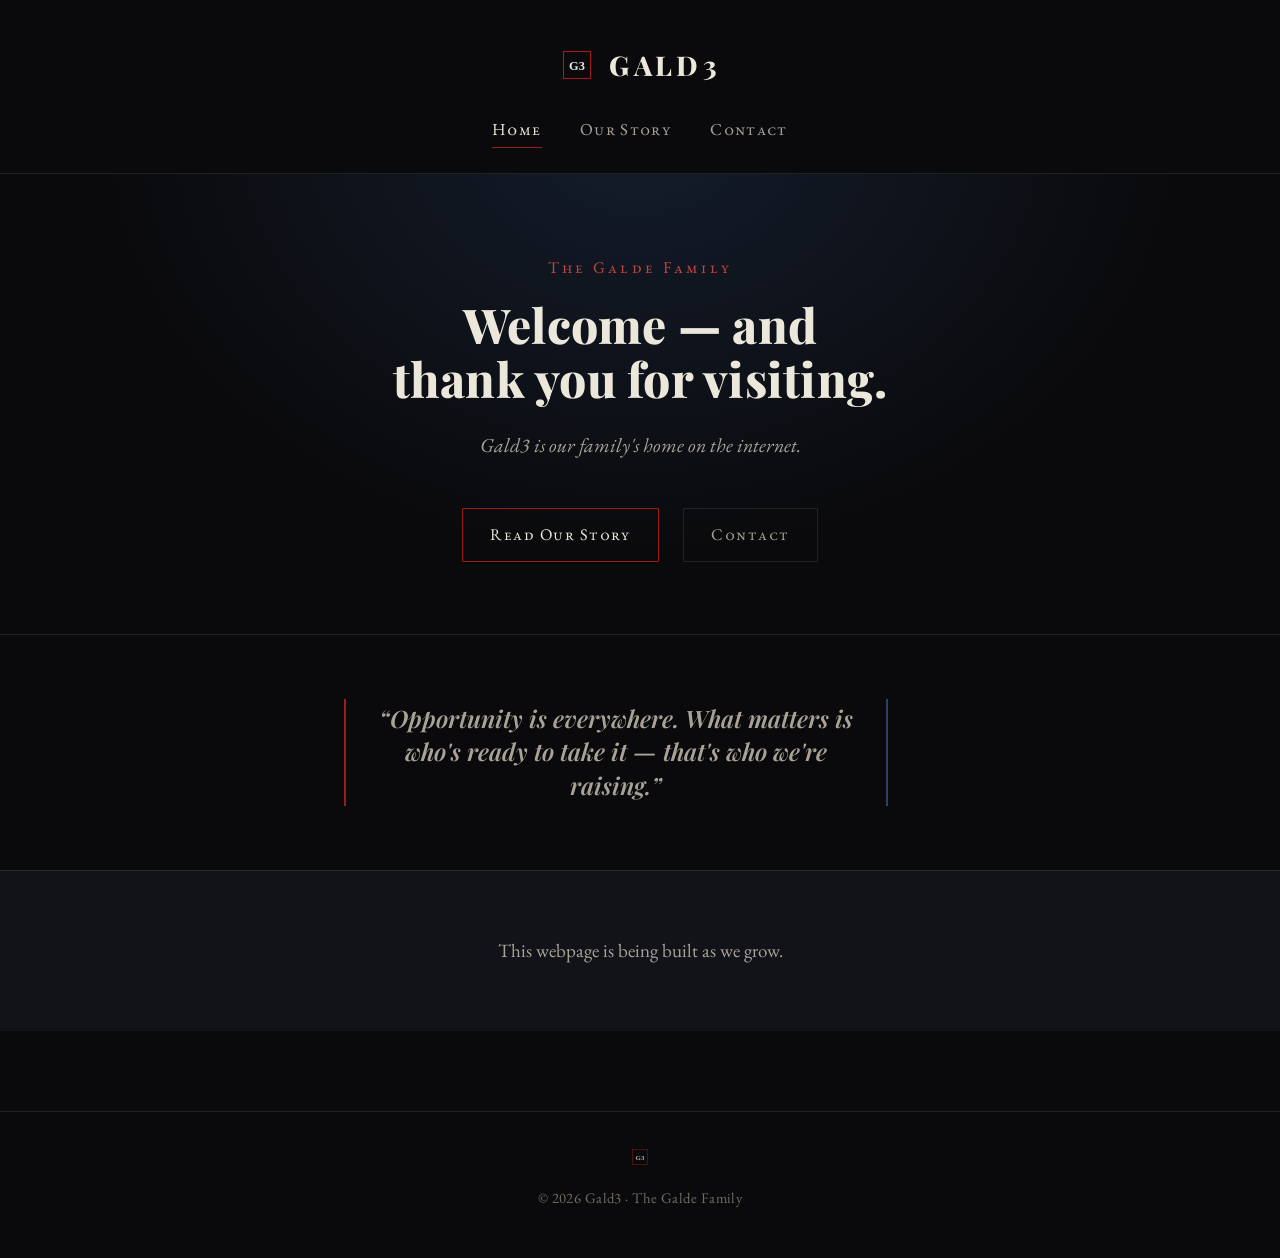
<file: index.html>
<!doctype html>
<html lang="en">
<head>
<meta charset="utf-8">
<meta name="viewport" content="width=device-width, initial-scale=1">
<title>Gald3 — The Galde Family</title>
<meta name="description" content="The online home of the Galde family.">
<link rel="icon" href="/assets/favicon.svg" type="image/svg+xml">
<link rel="preconnect" href="https://fonts.googleapis.com">
<link rel="preconnect" href="https://fonts.gstatic.com" crossorigin>
<link href="https://fonts.googleapis.com/css2?family=Playfair+Display:wght@700;800&family=EB+Garamond:ital,wght@0,400;0,500;1,400;1,600&display=swap" rel="stylesheet">
<link rel="stylesheet" href="/assets/style.css">
</head>
<body>

<header class="site">
  <div class="wrap">
    <a class="mark" href="/">
      <svg width="36" height="36" viewBox="0 0 64 64" aria-hidden="true">
        <rect x="8" y="8" width="48" height="48" fill="none" stroke="#9c1c1c" stroke-width="2"/>
        <text x="32" y="41" text-anchor="middle" font-family="Georgia, 'Times New Roman', serif" font-size="22" font-weight="800" fill="#ece7db">G3</text>
      </svg>
      <span class="wordmark">Gald3</span>
    </a>
    <nav class="primary">
      <a href="/" aria-current="page">Home</a>
      <a href="/story.html">Our Story</a>
      <a href="/contact.html">Contact</a>
    </nav>
  </div>
</header>

<main>
  <div class="hero">
    <div class="wrap">
      <p class="eyebrow">The Galde Family</p>
      <h1>Welcome — and thank you for visiting.</h1>
      <p class="lede">Gald3 is our family's home on the internet.</p>
      <div class="cta-row">
        <a class="btn" href="/story.html">Read Our Story</a>
        <a class="btn quiet" href="/contact.html">Contact</a>
      </div>
    </div>
  </div>

  <section class="story-block">
    <div class="wrap">
      <p class="pull-quote">&ldquo;Opportunity is everywhere. What matters is who's ready to take it &mdash; that's who we're raising.&rdquo;</p>
    </div>
  </section>

  <section class="story-block">
    <div class="wrap">
      <p style="text-align:center; max-width:36rem; margin:0 auto;">
        This webpage is being built as we grow.
      </p>
    </div>
  </section>
</main>

<footer class="site">
  <div class="wrap">
    <div class="fmark">
      <svg width="20" height="20" viewBox="0 0 64 64" aria-hidden="true">
        <rect x="8" y="8" width="48" height="48" fill="none" stroke="#9c1c1c" stroke-width="2"/>
        <text x="32" y="41" text-anchor="middle" font-family="Georgia, serif" font-size="22" font-weight="800" fill="#ece7db">G3</text>
      </svg>
    </div>
    &copy; 2026 Gald3 &middot; The Galde Family
  </div>
</footer>

</body>
</html>
</file>
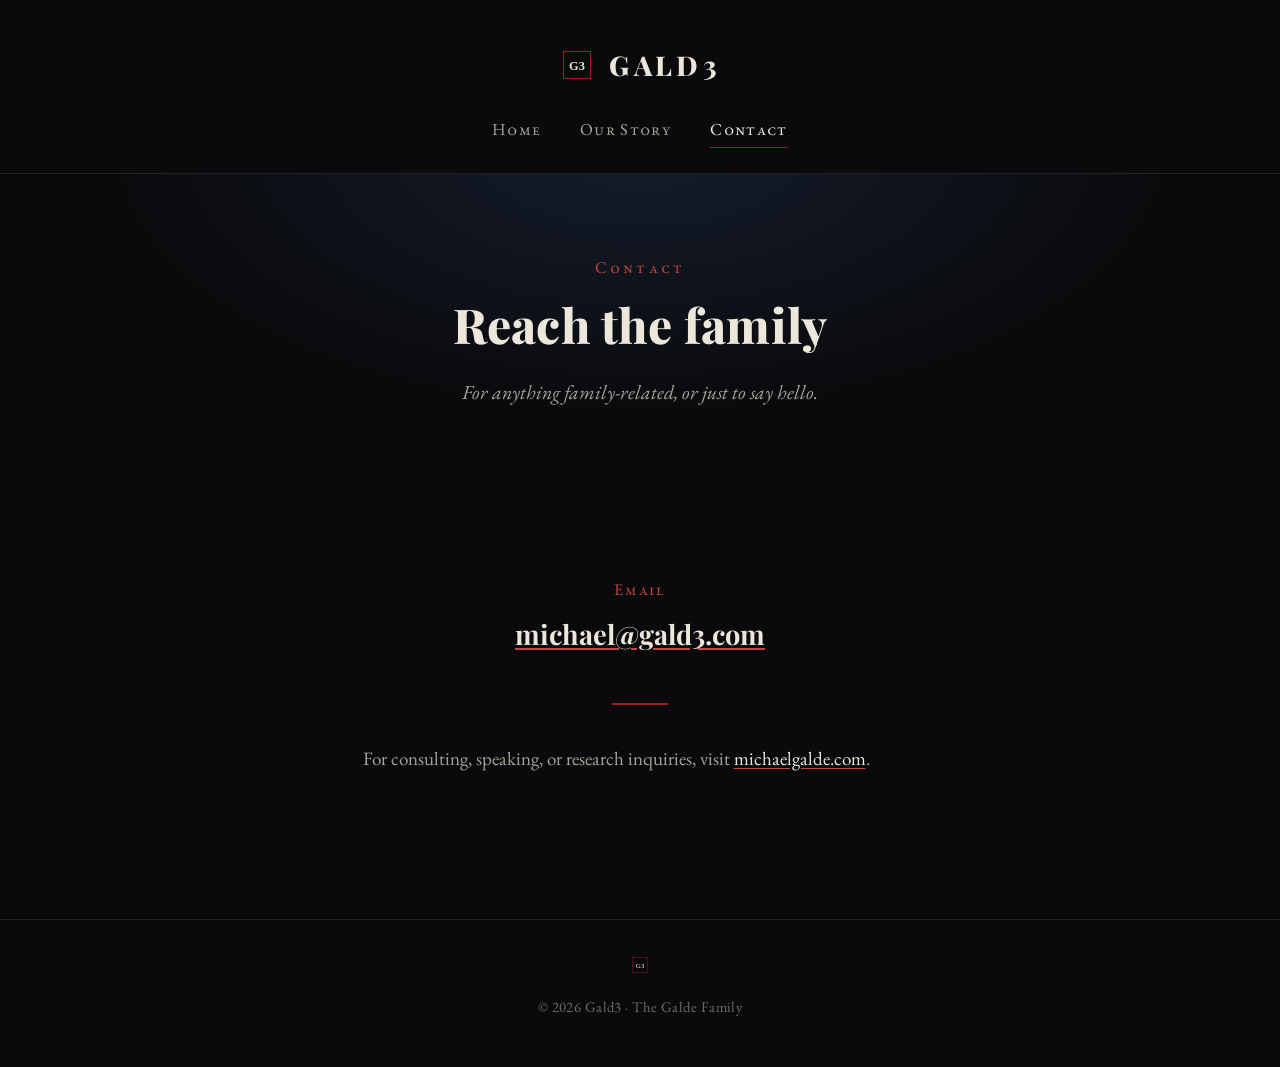
<file: contact.html>
<!doctype html>
<html lang="en">
<head>
<meta charset="utf-8">
<meta name="viewport" content="width=device-width, initial-scale=1">
<title>Contact — Gald3</title>
<meta name="description" content="Get in touch with the Galde family.">
<link rel="icon" href="/assets/favicon.svg" type="image/svg+xml">
<link rel="preconnect" href="https://fonts.googleapis.com">
<link rel="preconnect" href="https://fonts.gstatic.com" crossorigin>
<link href="https://fonts.googleapis.com/css2?family=Playfair+Display:wght@700;800&family=EB+Garamond:ital,wght@0,400;0,500;1,400;1,600&display=swap" rel="stylesheet">
<link rel="stylesheet" href="/assets/style.css">
</head>
<body>

<header class="site">
  <div class="wrap">
    <a class="mark" href="/">
      <svg width="36" height="36" viewBox="0 0 64 64" aria-hidden="true">
        <rect x="8" y="8" width="48" height="48" fill="none" stroke="#9c1c1c" stroke-width="2"/>
        <text x="32" y="41" text-anchor="middle" font-family="Georgia, 'Times New Roman', serif" font-size="22" font-weight="800" fill="#ece7db">G3</text>
      </svg>
      <span class="wordmark">Gald3</span>
    </a>
    <nav class="primary">
      <a href="/">Home</a>
      <a href="/story.html">Our Story</a>
      <a href="/contact.html" aria-current="page">Contact</a>
    </nav>
  </div>
</header>

<main>
  <div class="hero" style="padding-bottom: 1rem;">
    <div class="wrap">
      <p class="eyebrow">Contact</p>
      <h1>Reach the family</h1>
      <p class="lede">For anything family-related, or just to say hello.</p>
    </div>
  </div>

  <section class="story-block" style="border-top:none;">
    <div class="wrap">
      <div class="contact-block">
        <span class="label">Email</span>
        <a class="value" href="mailto:michael@gald3.com">michael@gald3.com</a>
      </div>
      <hr class="rule">
      <p class="center-copy">
        For consulting, speaking, or research inquiries, visit
        <a href="https://michaelgalde.com" target="_blank" rel="noopener">michaelgalde.com</a>.
      </p>
    </div>
  </section>
</main>

<footer class="site">
  <div class="wrap">
    <div class="fmark">
      <svg width="20" height="20" viewBox="0 0 64 64" aria-hidden="true">
        <rect x="8" y="8" width="48" height="48" fill="none" stroke="#9c1c1c" stroke-width="2"/>
        <text x="32" y="41" text-anchor="middle" font-family="Georgia, serif" font-size="22" font-weight="800" fill="#ece7db">G3</text>
      </svg>
    </div>
    &copy; 2026 Gald3 &middot; The Galde Family
  </div>
</footer>

</body>
</html>
</file>
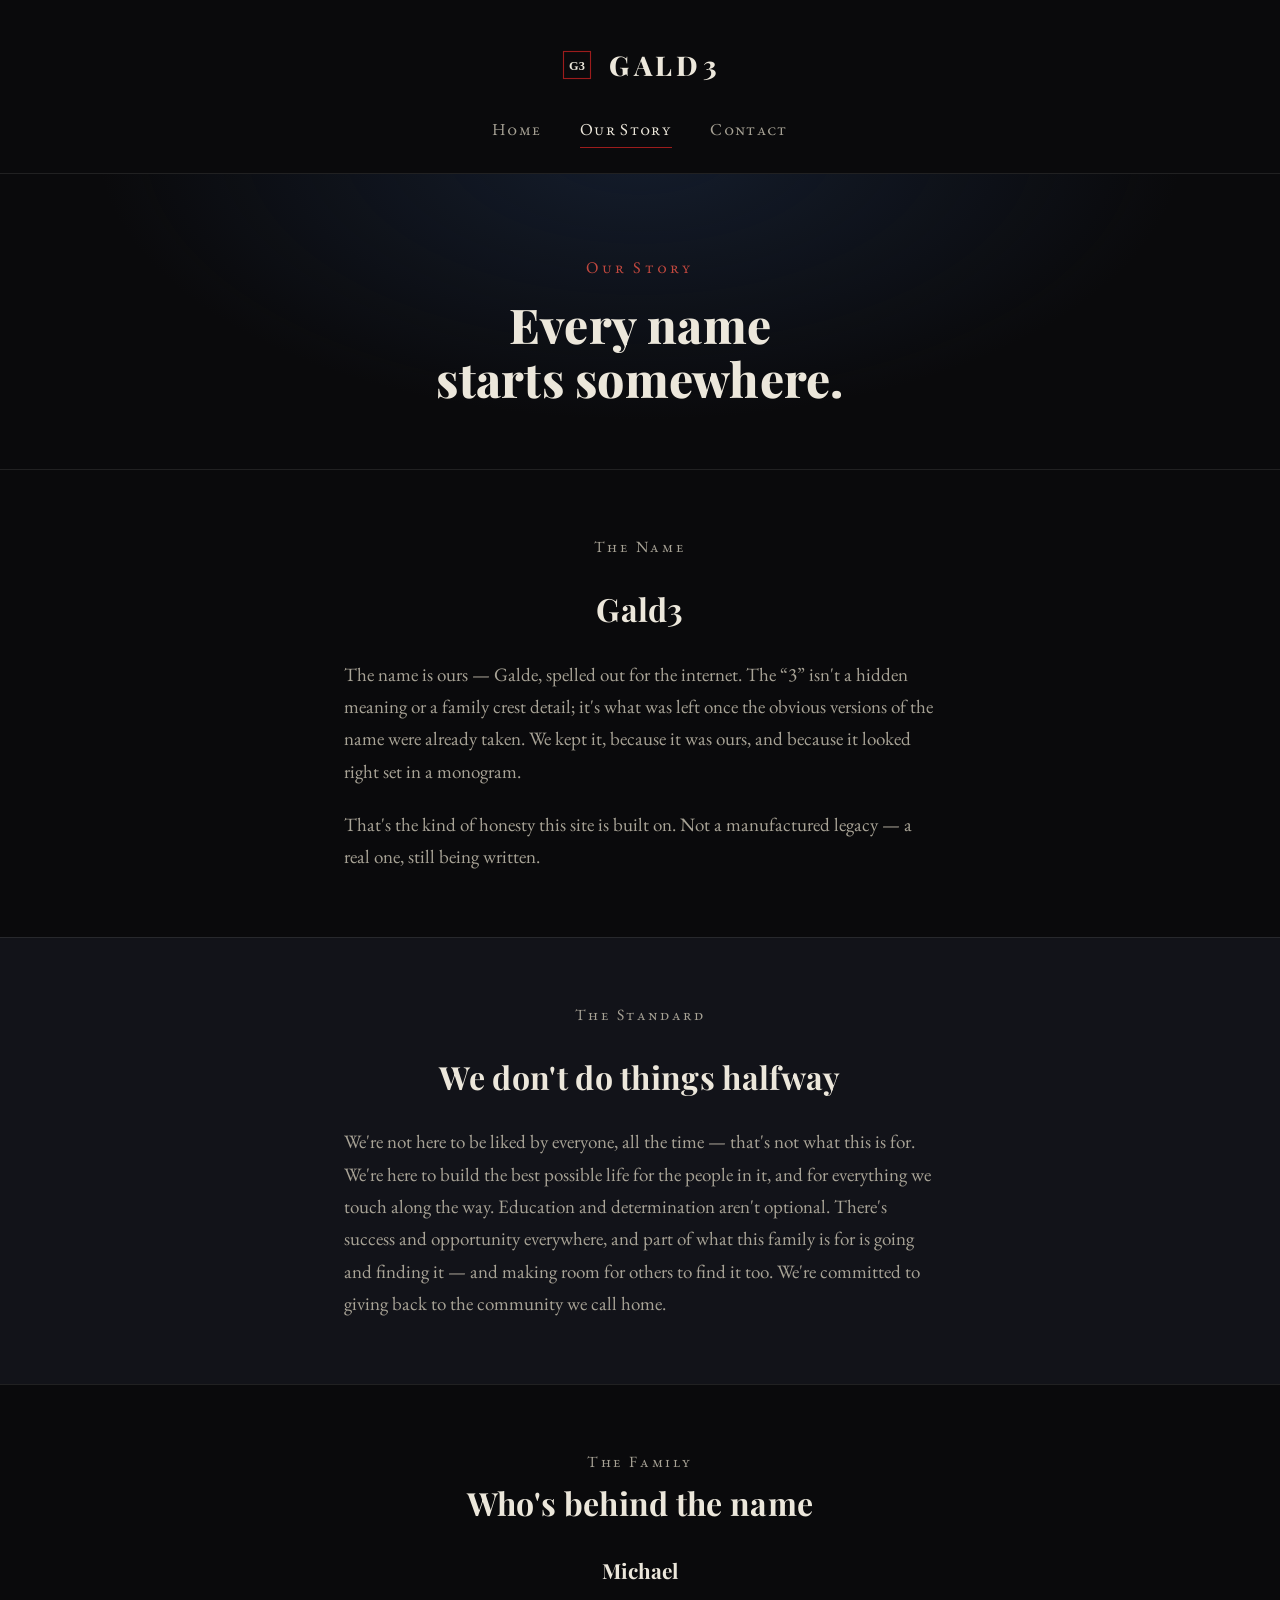
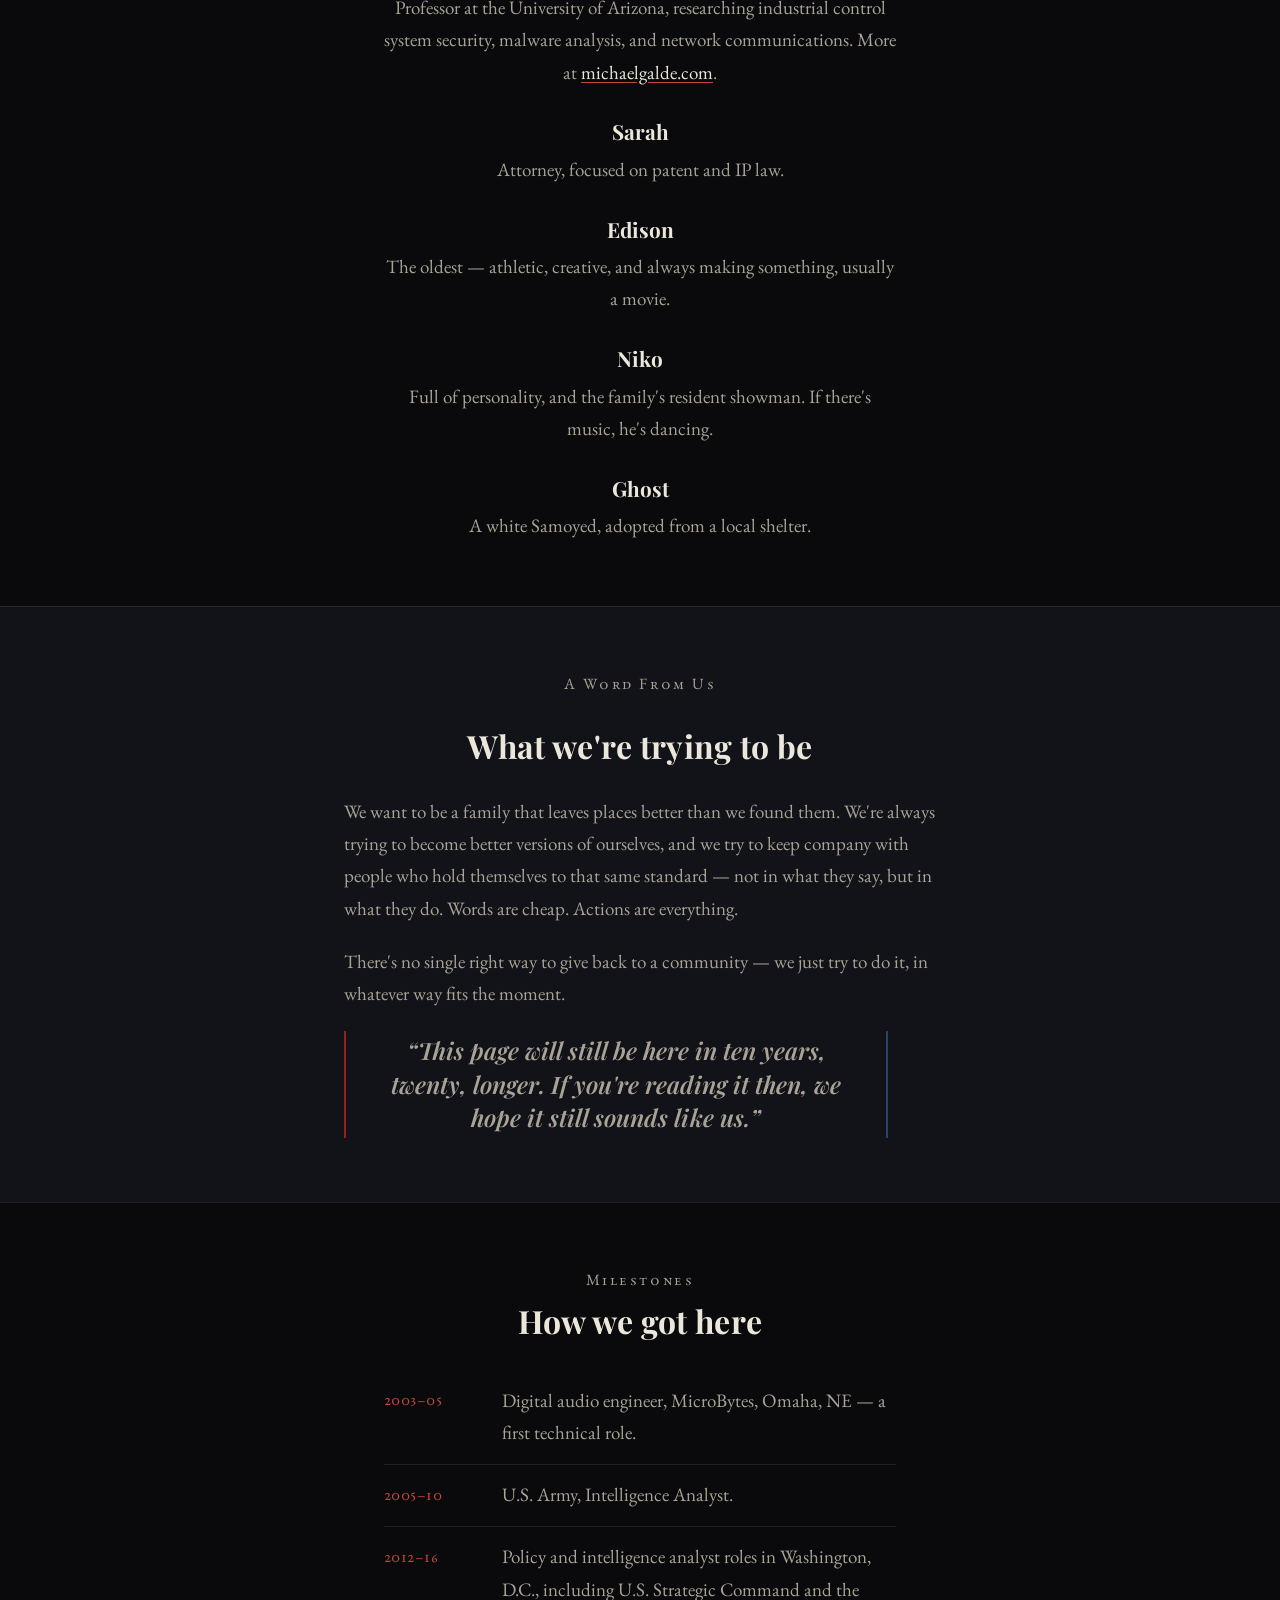
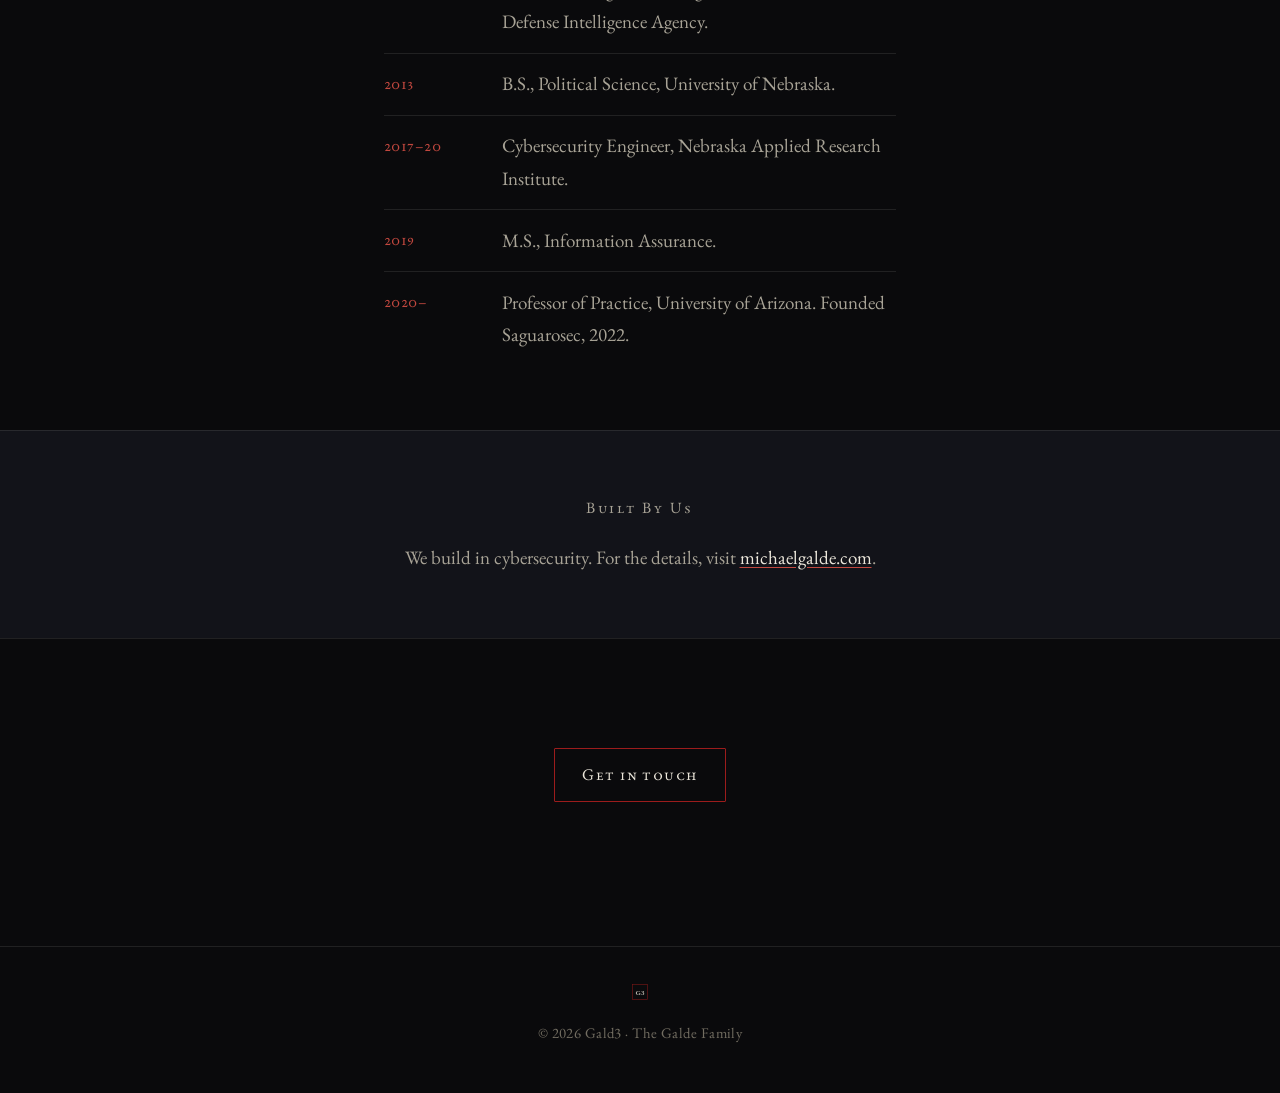
<file: story.html>
<!doctype html>
<html lang="en">
<head>
<meta charset="utf-8">
<meta name="viewport" content="width=device-width, initial-scale=1">
<title>Our Story — Gald3</title>
<meta name="description" content="The story behind the Galde name and Gald3.">
<link rel="icon" href="/assets/favicon.svg" type="image/svg+xml">
<link rel="preconnect" href="https://fonts.googleapis.com">
<link rel="preconnect" href="https://fonts.gstatic.com" crossorigin>
<link href="https://fonts.googleapis.com/css2?family=Playfair+Display:wght@700;800&family=EB+Garamond:ital,wght@0,400;0,500;1,400;1,600&display=swap" rel="stylesheet">
<link rel="stylesheet" href="/assets/style.css">
</head>
<body>

<header class="site">
  <div class="wrap">
    <a class="mark" href="/">
      <svg width="36" height="36" viewBox="0 0 64 64" aria-hidden="true">
        <rect x="8" y="8" width="48" height="48" fill="none" stroke="#9c1c1c" stroke-width="2"/>
        <text x="32" y="41" text-anchor="middle" font-family="Georgia, 'Times New Roman', serif" font-size="22" font-weight="800" fill="#ece7db">G3</text>
      </svg>
      <span class="wordmark">Gald3</span>
    </a>
    <nav class="primary">
      <a href="/">Home</a>
      <a href="/story.html" aria-current="page">Our Story</a>
      <a href="/contact.html">Contact</a>
    </nav>
  </div>
</header>

<main>
  <div class="hero" style="padding-bottom: 2.5rem;">
    <div class="wrap">
      <p class="eyebrow">Our Story</p>
      <h1>Every name starts somewhere.</h1>
    </div>
  </div>

  <section class="story-block">
    <div class="wrap">
      <p class="story-label">The Name</p>
      <h2>Gald3</h2>
      <p>
        The name is ours — Galde, spelled out for the internet. The
        &ldquo;3&rdquo; isn't a hidden meaning or a family crest detail; it's
        what was left once the obvious versions of the name were already
        taken. We kept it, because it was ours, and because it looked right
        set in a monogram.
      </p>
      <p>
        That's the kind of honesty this site is built on. Not a manufactured
        legacy — a real one, still being written.
      </p>
    </div>
  </section>

  <section class="story-block">
    <div class="wrap">
      <p class="story-label">The Standard</p>
      <h2>We don't do things halfway</h2>
      <p>
        We're not here to be liked by everyone, all the time — that's not
        what this is for. We're here to build the best possible life for the
        people in it, and for everything we touch along the way. Education
        and determination aren't optional. There's success and opportunity
        everywhere, and part of what this family is for is going and finding
        it — and making room for others to find it too. We're committed to
        giving back to the community we call home.
      </p>
    </div>
  </section>

  <section class="story-block">
    <div class="wrap">
      <p class="story-label">The Family</p>
      <h2>Who's behind the name</h2>
      <ul class="family-list">
        <li>
          <div class="name">Michael</div>
          <div class="desc">Professor at the University of Arizona, researching industrial control system security, malware analysis, and network communications. More at <a href="https://michaelgalde.com" target="_blank" rel="noopener">michaelgalde.com</a>.</div>
        </li>
        <li>
          <div class="name">Sarah</div>
          <div class="desc">Attorney, focused on patent and IP law.</div>
        </li>
        <li>
          <div class="name">Edison</div>
          <div class="desc">The oldest — athletic, creative, and always making something, usually a movie.</div>
        </li>
        <li>
          <div class="name">Niko</div>
          <div class="desc">Full of personality, and the family's resident showman. If there's music, he's dancing.</div>
        </li>
        <li>
          <div class="name">Ghost</div>
          <div class="desc">A white Samoyed, adopted from a local shelter.</div>
        </li>
      </ul>
    </div>
  </section>

  <section class="story-block">
    <div class="wrap">
      <p class="story-label">A Word From Us</p>
      <h2>What we're trying to be</h2>
      <p>
        We want to be a family that leaves places better than we found them.
        We're always trying to become better versions of ourselves, and we
        try to keep company with people who hold themselves to that same
        standard — not in what they say, but in what they do. Words are
        cheap. Actions are everything.
      </p>
      <p>
        There's no single right way to give back to a community — we just
        try to do it, in whatever way fits the moment.
      </p>
      <p class="pull-quote">&ldquo;This page will still be here in ten years, twenty, longer. If you're reading it then, we hope it still sounds like us.&rdquo;</p>
    </div>
  </section>

  <section class="story-block">
    <div class="wrap">
      <p class="story-label">Milestones</p>
      <h2>How we got here</h2>
      <ul class="timeline">
        <li><span class="year">2003–05</span><span class="desc">Digital audio engineer, MicroBytes, Omaha, NE — a first technical role.</span></li>
        <li><span class="year">2005–10</span><span class="desc">U.S. Army, Intelligence Analyst.</span></li>
        <li><span class="year">2012–16</span><span class="desc">Policy and intelligence analyst roles in Washington, D.C., including U.S. Strategic Command and the Defense Intelligence Agency.</span></li>
        <li><span class="year">2013</span><span class="desc">B.S., Political Science, University of Nebraska.</span></li>
        <li><span class="year">2017–20</span><span class="desc">Cybersecurity Engineer, Nebraska Applied Research Institute.</span></li>
        <li><span class="year">2019</span><span class="desc">M.S., Information Assurance.</span></li>
        <li><span class="year">2020–</span><span class="desc">Professor of Practice, University of Arizona. Founded Saguarosec, 2022.</span></li>
      </ul>
    </div>
  </section>

  <section class="story-block">
    <div class="wrap">
      <p class="story-label">Built By Us</p>
      <p style="text-align:center; max-width:36rem; margin:0 auto;">
        We build in cybersecurity. For the details, visit
        <a href="https://michaelgalde.com" target="_blank" rel="noopener">michaelgalde.com</a>.
      </p>
    </div>
  </section>

  <section class="story-block">
    <div class="wrap">
      <div class="cta-row">
        <a class="btn" href="/contact.html">Get in touch</a>
      </div>
    </div>
  </section>
</main>

<footer class="site">
  <div class="wrap">
    <div class="fmark">
      <svg width="20" height="20" viewBox="0 0 64 64" aria-hidden="true">
        <rect x="8" y="8" width="48" height="48" fill="none" stroke="#9c1c1c" stroke-width="2"/>
        <text x="32" y="41" text-anchor="middle" font-family="Georgia, serif" font-size="22" font-weight="800" fill="#ece7db">G3</text>
      </svg>
    </div>
    &copy; 2026 Gald3 &middot; The Galde Family
  </div>
</footer>

</body>
</html>
</file>
<file: assets/style.css>
/* Gald3 — dark family-legacy direction: black, oxblood red, deep navy */

:root {
  --bg: #0a0a0c;
  --panel: #121319;
  --panel-line: rgba(236, 231, 219, 0.1);
  --ink: #ece7db;
  --ink-soft: #a8a396;
  --ink-faint: #726d61;
  --red: #9c1c1c;
  --red-soft: #c2483f;
  --navy: #1c2c47;
  --navy-soft: #2c4266;
  --max: 40rem;
  --wide: 56rem;
}

* { box-sizing: border-box; }
html { -webkit-text-size-adjust: 100%; }

body {
  margin: 0;
  background: var(--bg);
  color: var(--ink);
  font-family: "EB Garamond", "Iowan Old Style", Georgia, serif;
  font-size: 19px;
  line-height: 1.7;
  -webkit-font-smoothing: antialiased;
}

a { color: var(--ink); text-decoration-color: var(--red-soft); text-underline-offset: 3px; }
a:hover { color: var(--red-soft); }

.wrap { max-width: var(--max); margin: 0 auto; padding: 0 1.5rem; }
.wrap.wide { max-width: var(--wide); }

/* Header / nav */

header.site {
  padding: 2.6rem 0 1.6rem;
  border-bottom: 1px solid var(--panel-line);
}

.mark { display: flex; align-items: center; justify-content: center; gap: 0.9rem; text-decoration: none; }
.mark:hover { color: var(--ink); }
.mark svg { flex: none; }

.wordmark {
  font-family: "Playfair Display", Georgia, serif;
  font-weight: 800;
  font-size: 1.7rem;
  letter-spacing: 0.16em;
  text-transform: uppercase;
  color: var(--ink);
}

nav.primary { margin-top: 1.7rem; display: flex; justify-content: center; gap: 2.4rem; }

nav.primary a {
  font-family: "EB Garamond", Georgia, serif;
  font-variant: small-caps;
  letter-spacing: 0.08em;
  font-size: 1.05rem;
  text-decoration: none;
  color: var(--ink-soft);
  border-bottom: 1px solid transparent;
  padding-bottom: 3px;
}
nav.primary a[aria-current="page"],
nav.primary a:hover { color: var(--ink); border-bottom-color: var(--red); }

/* Hero */

.hero {
  padding: 5rem 0 4.5rem;
  text-align: center;
  background:
    radial-gradient(ellipse at 50% -10%, rgba(28, 44, 71, 0.55), transparent 60%),
    var(--bg);
}

.eyebrow {
  font-variant: small-caps;
  letter-spacing: 0.2em;
  color: var(--red-soft);
  font-size: 1.02rem;
  margin: 0 0 1rem;
  text-align: center;
}

h1 {
  font-family: "Playfair Display", Georgia, serif;
  font-weight: 800;
  font-size: 3rem;
  line-height: 1.12;
  letter-spacing: 0.005em;
  margin: 0 0 1.5rem;
  text-align: center;
  color: var(--ink);
  text-wrap: balance;
}

.lede {
  text-align: center;
  font-size: 1.24rem;
  font-style: italic;
  color: var(--ink-soft);
  max-width: 32rem;
  margin: 0 auto 2.6rem;
}

.rule {
  width: 3.5rem;
  height: 2px;
  background: var(--red);
  margin: 2.4rem auto;
  border: none;
}

.center-copy { text-align: center; color: var(--ink-soft); max-width: 34rem; margin: 0 auto; }

/* Story sections */

main { padding: 0 0 5rem; }

section.story-block {
  padding: 4rem 0;
  border-top: 1px solid var(--panel-line);
}
section.story-block:nth-of-type(even) { background: var(--panel); }

.story-label {
  font-variant: small-caps;
  letter-spacing: 0.16em;
  color: var(--red-soft);
  font-size: 0.98rem;
  text-align: center;
  margin: 0 0 0.5rem;
}

article h2, section.story-block h2 {
  font-family: "Playfair Display", Georgia, serif;
  font-weight: 700;
  font-size: 2rem;
  letter-spacing: 0.01em;
  margin: 0 0 1.4rem;
  color: var(--ink);
  text-align: center;
  text-wrap: balance;
}

article p, section.story-block p { margin: 0 0 1.3rem; color: var(--ink-soft); }
section.story-block .wrap p:last-of-type { margin-bottom: 0; }

.pull-quote {
  font-family: "Playfair Display", Georgia, serif;
  font-style: italic;
  font-weight: 600;
  font-size: 1.5rem;
  text-align: center;
  color: var(--ink);
  max-width: 34rem;
  margin: 2.6rem auto 0;
  line-height: 1.4;
  border-left: 2px solid var(--red);
  border-right: 2px solid var(--navy-soft);
  padding: 0.2rem 1.6rem;
}

.cta-row { display: flex; justify-content: center; gap: 1.5rem; margin-top: 2.8rem; flex-wrap: wrap; }

.btn {
  display: inline-block;
  padding: 0.75rem 1.7rem;
  border: 1px solid var(--red);
  color: var(--ink);
  text-decoration: none;
  font-variant: small-caps;
  letter-spacing: 0.09em;
  font-size: 1.02rem;
  border-radius: 1px;
  transition: background 0.15s ease, border-color 0.15s ease;
}
.btn:hover { background: var(--red); border-color: var(--red); color: var(--ink); }

.btn.quiet { border-color: var(--panel-line); color: var(--ink-soft); }
.btn.quiet:hover { background: var(--navy); border-color: var(--navy); color: var(--ink); }

.contact-block { text-align: center; margin: 2.8rem 0; }
.contact-block .label {
  font-variant: small-caps;
  letter-spacing: 0.12em;
  color: var(--red-soft);
  font-size: 1.02rem;
  display: block;
  margin-bottom: 0.5rem;
}
.contact-block .value {
  font-family: "Playfair Display", Georgia, serif;
  font-weight: 700;
  font-size: 1.7rem;
  color: var(--ink);
}

/* Family list */

.family-list {
  list-style: none;
  padding: 0;
  margin: 0 auto;
  max-width: 32rem;
  display: flex;
  flex-direction: column;
  gap: 1.6rem;
}
.family-list li { text-align: center; }
.family-list .name {
  font-family: "Playfair Display", Georgia, serif;
  font-weight: 700;
  font-size: 1.3rem;
  color: var(--ink);
}
.family-list .desc { color: var(--ink-soft); margin-top: 0.25rem; }

/* Timeline */

.timeline {
  list-style: none;
  padding: 0;
  margin: 0 auto;
  max-width: 32rem;
}
.timeline li {
  display: flex;
  gap: 1.4rem;
  padding: 0.9rem 0;
  border-bottom: 1px solid var(--panel-line);
  text-align: left;
}
.timeline li:last-child { border-bottom: none; }
.timeline .year {
  flex: none;
  width: 6rem;
  font-variant: small-caps;
  letter-spacing: 0.03em;
  color: var(--red-soft);
  font-size: 0.98rem;
  padding-top: 0.15rem;
}
.timeline .desc { color: var(--ink-soft); }

/* Footer */

footer.site {
  border-top: 1px solid var(--panel-line);
  padding: 2.2rem 0 3rem;
  text-align: center;
  color: var(--ink-faint);
  font-size: 0.92rem;
  letter-spacing: 0.03em;
}
footer.site .fmark { opacity: 0.75; margin-bottom: 0.7rem; }

@media (max-width: 480px) {
  h1 { font-size: 2.3rem; }
  .wordmark { font-size: 1.3rem; }
  nav.primary { gap: 1.5rem; }
  section.story-block { padding: 3rem 0; }
  article h2, section.story-block h2 { font-size: 1.6rem; }
}
</file>
